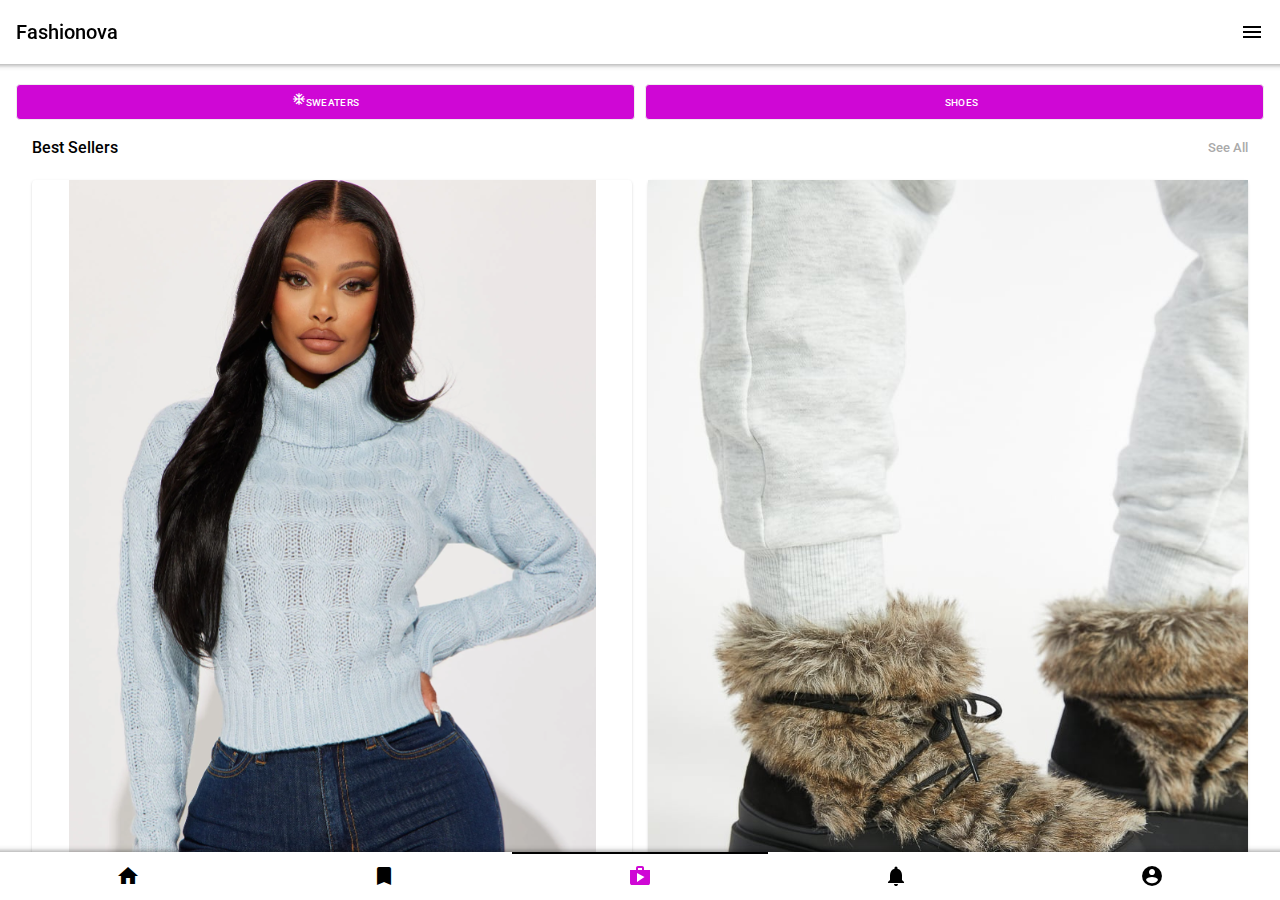
<file: index.html>
<!doctype html>
<html>
<head>
<meta charset="utf-8">
<meta name="viewport" content="width=device-width, initial-scale=1.0">
<title>Fashionova</title>
<link href="css/framework7.bundle.min.css" rel="stylesheet">
<link href="https://fonts.googleapis.com/icon?family=Material+Icons" rel="stylesheet">
<link href="css/style.css" rel="stylesheet">

</head>

<body>
	
	<div id="app">
			
		 <!-- Side Menu Panel -->
		
		<section id="nav-panel" class="panel panel-right panel-cover">
			
		<div class="block">
			<div class="row">
				
			<article class="col-30">
				<img src="img/userwoman.png" alt="" class="img-fluid">
				</article>
				
			<article class="col-70">
				<h4>Ayana Mitlawell</h4>
				ayanamit@gmail.com
				</article>	
			</div>
			</div>
			
			
			<div class="list media-list no-margin-top">
			  <ul>
				<li>
				  <a href="/fast food/" class="item-link item-content panel-close">
					<div class="item-media"><span class="material-icons">view_stream</span></div>
					<div class="item-inner">
					  <div class="item-title">All Products</div>
					 
					</div>
				  </a>
				</li>
				  
				  <li>
				  <a href="/perfil/" class="item-link item-content panel-close">
					<div class="item-media"><span class="material-icons">account_box</span></div>
					<div class="item-inner">
					  <div class="item-title">My Profile</div>
					 
					</div>
				  </a>
				</li>
				  
				  <li>
				  <a href="#" class="item-link item-content panel-close">
					<div class="item-media"><span class="material-icons">place</span></div>
					<div class="item-inner">
					  <div class="item-title">Delivery Adress</div>
					 
					</div>
				  </a>
				</li>
				  
				  <li>
				  <a href="#" class="item-link item-content panel-close">
					<div class="item-media"><span class="material-icons">credit_card</span></div>
					<div class="item-inner">
					  <div class="item-title">Payments</div>
					 
					</div>
				  </a>
				</li>
				  
				  <li>
				  
				  
				  <li>
				  <a href="#" class="item-link item-content panel-close">
					<div class="item-media"><span class="material-icons">settings</span></div>
					<div class="item-inner">
					  <div class="item-title">Settings</div>
					 
					</div>
				  </a>
				</li>
				  
				 <a href="#" class="item-link item-content panel-close">
					<div class="item-media"><span class="material-icons">mail_outline</span></div>
					<div class="item-inner">
					  <div class="item-title">Contact Us</div>
					 
					</div>
				  </a>
				</li>
				  
  				</ul>
			</div>	
				
		</section>
		
		
		
		
		<div class="view view-main view-init">
        
			<section data-name="home" class="page">

			  <!-- Top Navbar -->
			  <nav class="navbar">
				<div class="navbar-bg"></div>
				<div class="navbar-inner">
				  	<div class="title">Fashionova</div>
					<div class="right">
						<a href="#" class="link panel-open" data-panel="right">
							<i class="material-icons">menu</i>
						</a>
					</div>
				</div>
			  </nav>


			  <section class="page-content">
				  
				<div id="nav-categorias" class="block">
					
					
								<!-- Slider container -->
				<div class="swiper-container swiper-init" data-slides-per-view="2" data-space-between="10">
					
					<div class="swiper-wrapper">

						<div class="swiper-slide">
						 <a href="/fast food/" class="button button-fill col">
			  <span class="material-icons">ac_unit </span>Sweaters</a>
						</div>

						
						<div class="swiper-slide">
						<a href="#" class="button button-fill col">
						<span class="material-icons">roller_skating</span>Shoes</a>

						</div>

						
						<div class="swiper-slide">
						<a href="#" class="button button-fill col">
						<span class="material-icons">diamond </span>Accessories</a>

						</div>

						
						<div class="swiper-slide">
						<a href="#" class="button button-fill col">
					<span class="material-icons">add_circle</span>Other</a>

						</div>

					</div> <!-- swiper -->

					
			</div>	<!-- nav categories -->
				  
				
				  
				  
				  <div class="row row-titles">
					  
				  <article clas="col-70">
					<h2 class="block-title">Best Sellers</h2>
					  </article>
					  
					<article clas="col-30">
						<h2 class="block-title block-title-small">See All</h2>
						  </article>	  

					</div><!-- row titles -->
				  
				  
				<div class="block no-margin-top">
					
				  <div class="row">
					
					  <article class="col">
					  <div class="card product">
						  
							  <div class="card-content">
							  <img src="img/blue1.png" alt="" class="img-fluid">
							  <h3>Cable Knit Blue</h3>
							  <p>Sweater</p>
							  </div>
						   <div class="card-footer">
					 <span class="price">$29.99</span> 
							   <a href="/info-producto/"><span class="material-icons">add_circle</span></a>
						 	 </div>
						  
						  </div>
					  </article>
					  
			
					  
					  <article class="col">
						  <div class="card product">

								  <div class="card-content">
								  <img src="img/shoe 5.jpg" alt="" class="img-fluid">
								  <h3>Furry Knits</h3>
								  <p>Shoe</p>
								  </div>
							   <div class="card-footer">
						 <span class="price">$24.99</span> 
								   <a href="/info-producto/"><span class="material-icons">add_circle</span></a>
							  </div>
						  
						  </div>
					  </article>
					  
					</div>
				  </div>
				  
				  
				  
				  
				  		 <!--Recommend Item -->
				 <div class="row row-titles">
					  
				  <article clas="col-70">
					<h2 class="block-title">Recommended Item</h2>
					  </article>
					  
					<article clas="col-30">
						<h2 class="block-title block-title-small">See All</h2>
						  </article>	  

					</div> 
				  
				  
				 				 <!--Swipper -->	
				  <div id="product-columns" class="block no-margin-top">
					  
					  
					  <div class="swiper-container swiper-init" data-slides-per-view="1" data-space-between="10">
						  
						<div class="swiper-pagination"></div>
						<div class="swiper-wrapper">

						<div class="swiper-slide">
							<a href="/info-producto/">
							<article class="card product text-align-left">
						 
							  <div class="card-content">
								  <div class="row">

									 <article class="col-50">
									 <img src="img/sweater 1.jpeg" alt="" class="img-fluid">
									  </article>

									  <article class="col-50 content">
										 <h3>Wine Cardigan</h3>
										 <p>Sweater</p>

										  <div class="row">
										  <article class="col">
											  <span class="price">$34.99</span>
											  </article>

											  <article class="col review">
											 
											  </article>

											  </div>

										  </article>
										</div>


								  </div>
							  
								</article><!--card -->
								</a>
							
						  	</div>
						
						
						<div class="swiper-slide">
						<a href="/info-producto/">
						<article class="card product text-align-left">
						 
							  <div class="card-content">
								  <div class="row">

									 <article class="col-50">
									 <img src="img/sweater 2.jpeg" alt="" class="img-fluid">
									  </article>

									  <article class="col-50 content">
										 <h3>Harlem Grey</h3>
										 <p>Sweater</p>

										  <div class="row">
										  <article class="col">
											  <span class="price">$34.99</span>
											  </article>

											  <article class="col review">
											  
											  </article>

											  </div>

										  </article>
										</div>


								  </div>
							  
								</article><!--card -->	
								</a>
							
							 </div>
						
						
						  </div>
				  	 </div>
				   </div>
			 	</div>
				  
				  
			  </section> <!--/page-content -->

			</section> <!--/page -->
		
		
		
						<!-- Toolbar -->
		
				<nav class="toolbar toolbar-bottom tabbar">
					
					  <div class="toolbar-inner">
						  
						<a href="/home/" class="tab-link"><span class="material-icons">home</span></a>
						<a href="/fast food/" class="tab-link"><span class="material-icons">bookmark</span></a>
						<a href="/info-producto/" class="tab-link tab-link-active"><span class="material-icons">shopping_bag</span></a>
						<a href="#" class="tab-link"><span class="material-icons">notifications</span></a>
						<a href="/perfil/" class="tab-link"><span class="material-icons">account_circle</span></a>
					</div>
			</nav>
	
			
			
		</div><!--/view -->
		
		
	</div><!--/app -->
	
	
	<script src="js/framework7.bundle.min.js"></script>
	<script src="js/app.js"></script>
	
	
	
	
	
</body>
</html>
</file>
<file: css/style.css>
@import url('https://fonts.googleapis.com/css2?family=Catamaran:wght@100;200;300;400;500;600;700;800;900&family=Lato&family=Roboto:wght@300;400;500;700&display=swap');

:root{
	--f7-theme-color:#000;
	--f7-navbar-bg-color: #fff; /*navbar*/
	--f7-navbar-link-color: #000; /*navbar link*/
	--f7-navbar-text-color:#000;
	--f7-bars-bg-color:#fff;/*toolbar*/
	--f7-tabbar-link-inactive-color: #000; /*link toolbar*/
	--f7-tabbar-link-active-color:#CF07D5; /*link toolbar*/
	--f7-block-margin-vertical:20px;
	--f7-card-footer-border-color:transparent; 
	--f7-panel-bg-color:#CF07D5;
}

body{
	font-family: 'Roboto', sans-serif;
	color: var(--f7-theme-color);
	
}

h1,h2,h3,h4,h5,h6,p{
	margin: 2px, 0px;
}

.img-fluid{
	max-width: 100%;
}

.img-center{
	display:block;
	margin:auto;
}

#nav-categorias .button{
	border:1px solid #eee;
	background-color:#CF07D5;
	color: #FFFFFF;
	font-size: 10px;
	
}

#nav-categorias .button span{
	color:#FFFFFF;
	font-size: 14px;
}

.stepper{
	background-color:#E797FF;
	color: #FFFFFF;
}

.row-titles .block-title{
	color: var(--f7-theme-color);
	font-size: 16px;
}


.row-titles .block-title-small{
	color: #aaa;
	font-size: 13px;
	text-align: end;
}


.card.product{
	text-align: center;
	
}


.card.product p{
	color: #aaa;
}


.card.product .price{
	font-weight: 700;
	color: var(--f7-theme-color);
}

.card.product .review span{
	color:#CF07D5;
	font-size: 12px;
}


.card.product .review{
	
}


#product-columns .content{
	padding-top: 10%;
}


#nav-panel .list ul{
	background-color: transparent;
	font-size: 14px;
	color:#fff;
}

#nav-panel .list span{
	font-size: 22px,
}


#info-producto h4{
	font-size: 20px;
}

#info-producto .block-title{
	font-size: 16px;
	color: var(--f7-theme-color);
}


#info-producto .button{
	margin-top: 30px;
}

.popup-confirm{
	text-align: center;
	color:#FFFFFF;
}

.popup-confirm .page{
	background-color: var(--f7-panel-bg-color);
	display: grid;
	align-content: center;
	
}

.popup-confirm span{
	font-size: 100px;
}

.popup-confirm h2{
	font-size: 26px;
}

.popup-confirm h4{
	font-size: 18px;
	font-weight:400;
}
.user{
	padding-top: 100px;
	
}

.col-70{
	color:#FFFFFF;
}
</file>
